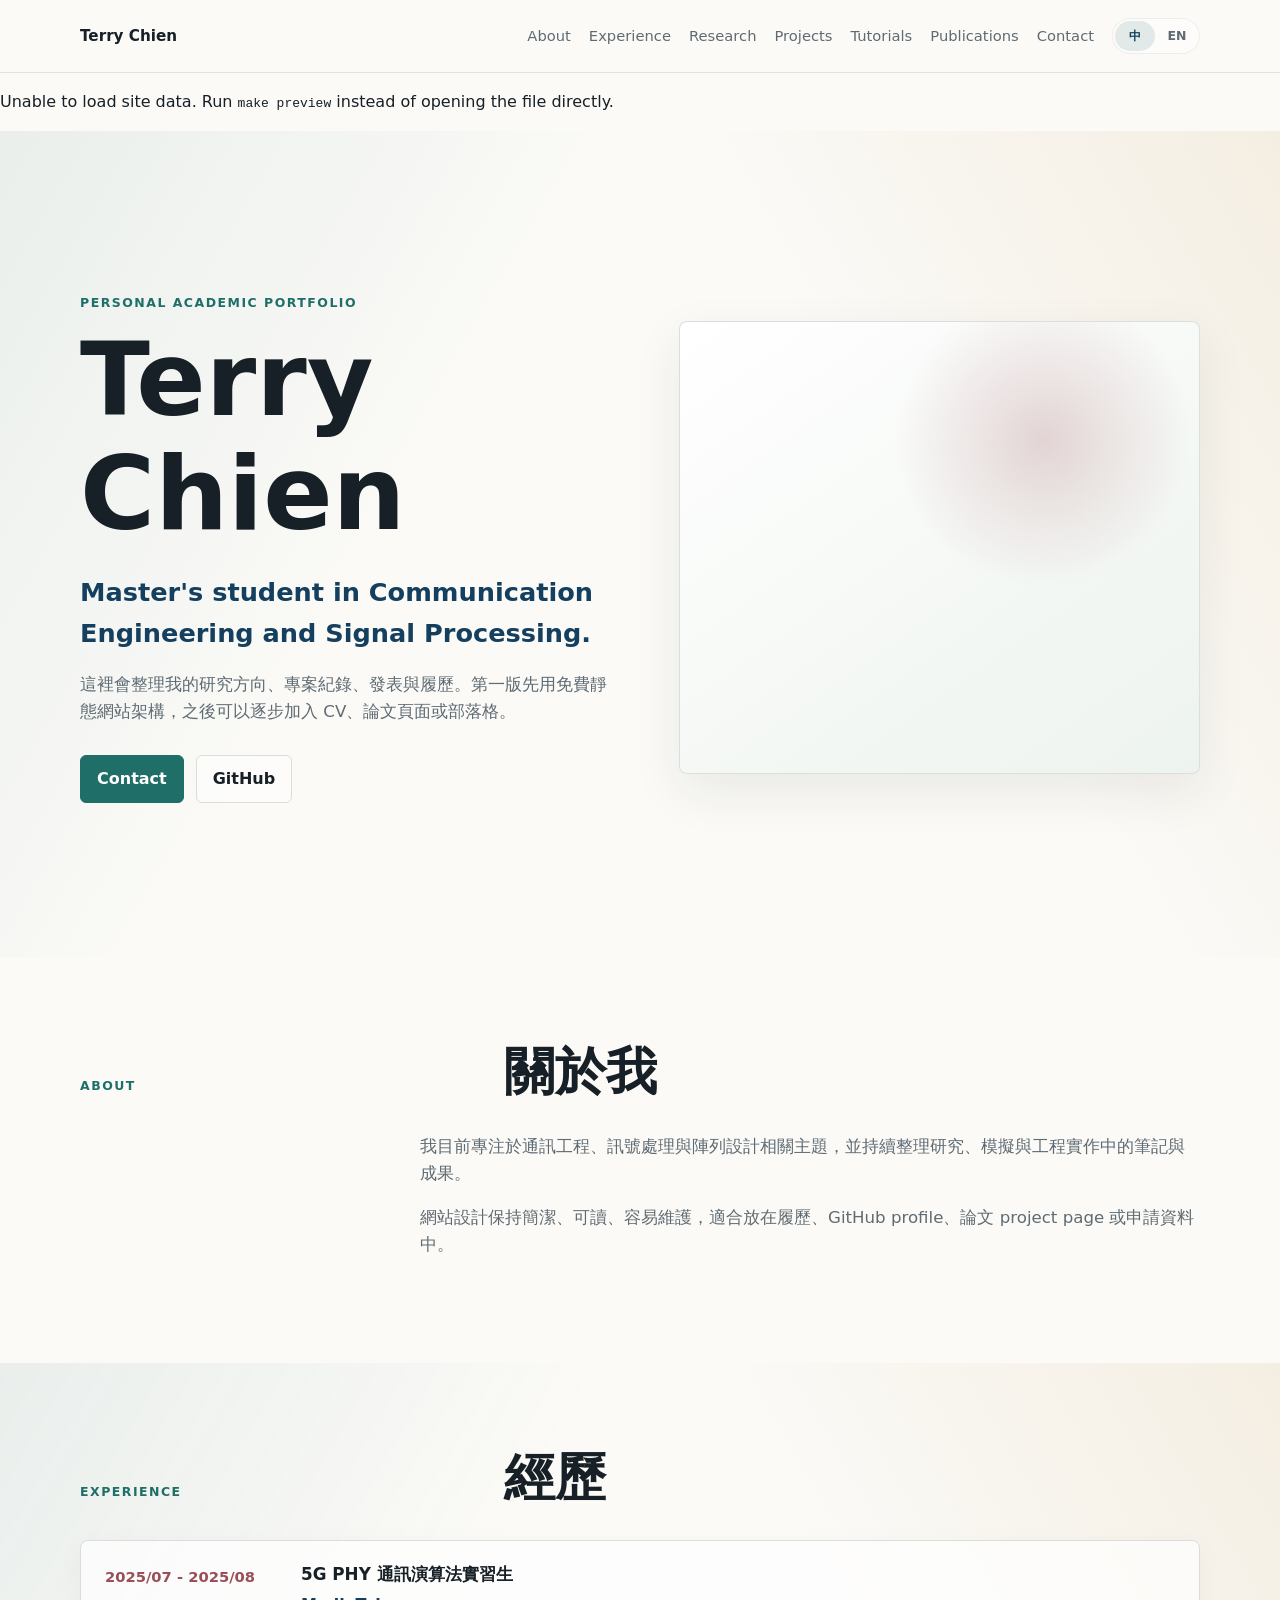
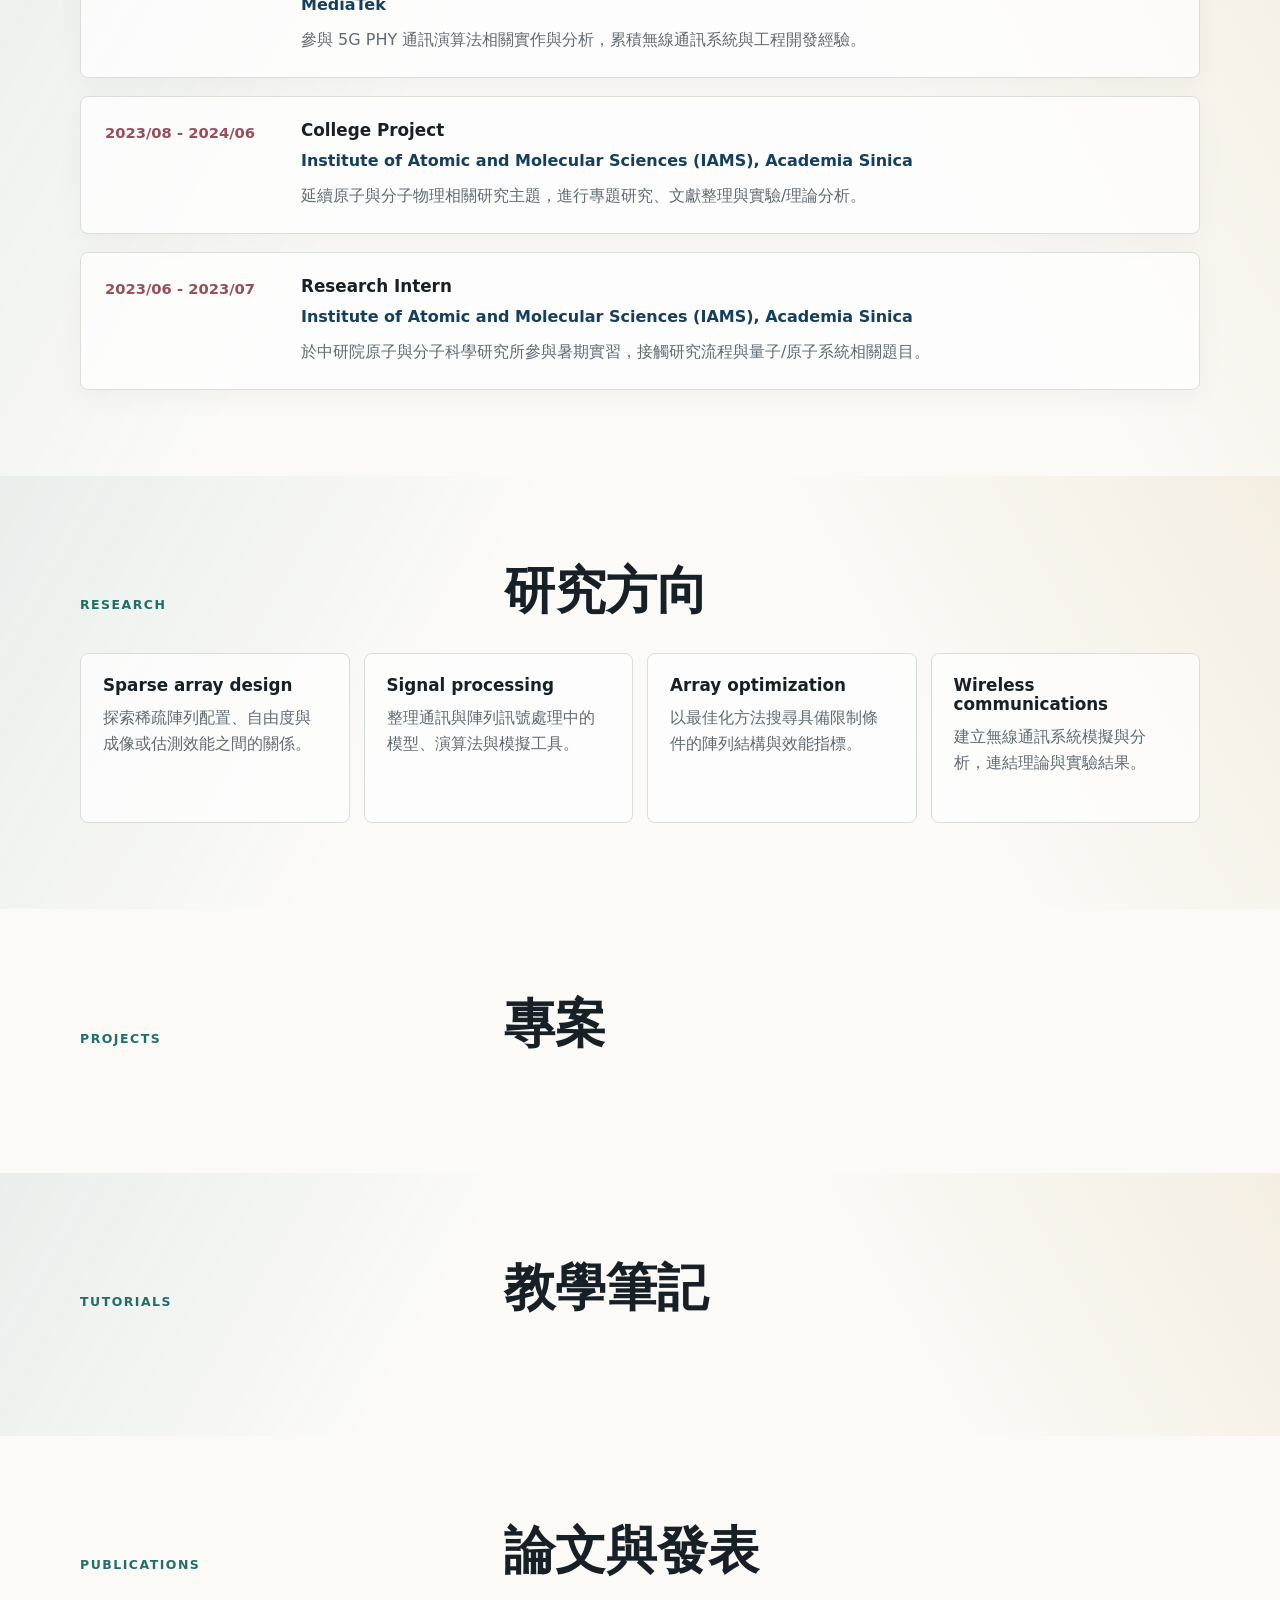
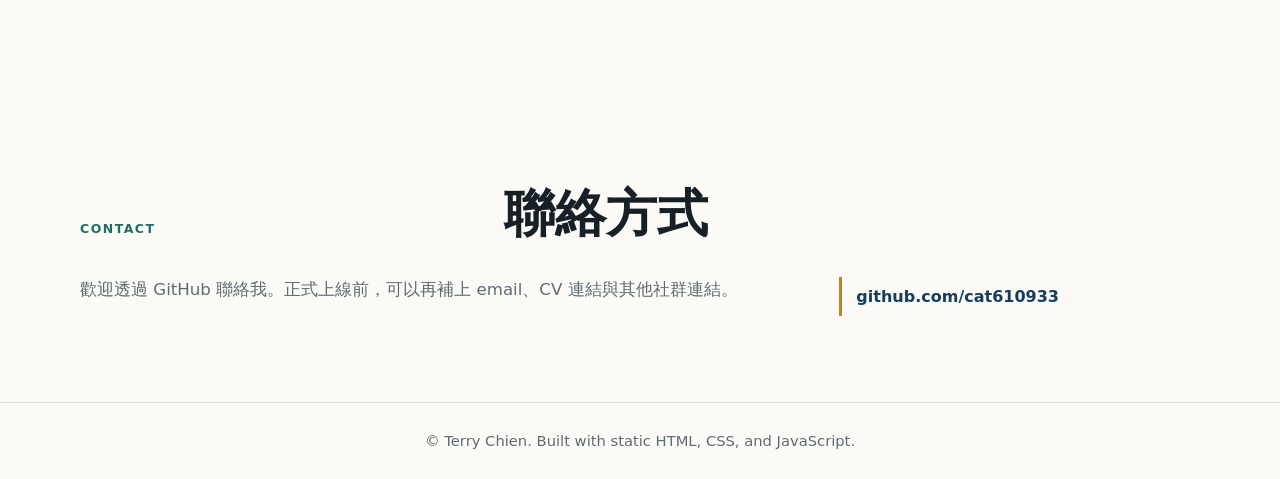
<file: index.html>
<!doctype html>
<html lang="zh-Hant">
  <head>
    <meta charset="utf-8">
    <meta name="viewport" content="width=device-width, initial-scale=1">
    <meta
      name="description"
      content="Terry Chien 的個人網站，整理研究方向、專案、教學筆記、發表與聯絡資訊。"
      data-i18n-attr="content:meta.description"
    >
    <title>Terry Chien | Personal Website</title>
    <link rel="stylesheet" href="styles.css">
  </head>
  <body>
    <header class="site-header">
      <a class="brand" href="#top" aria-label="回到首頁" data-i18n-attr="aria-label:nav.home">Terry Chien</a>
      <div class="header-actions">
        <nav class="site-nav" aria-label="主要導覽" data-i18n-attr="aria-label:nav.label">
          <a href="#about" data-i18n="nav.about">About</a>
          <a href="#experience" data-i18n="nav.experience">Experience</a>
          <a href="#research" data-i18n="nav.research">Research</a>
          <a href="#projects" data-i18n="nav.projects">Projects</a>
          <a href="#tutorials" data-i18n="nav.tutorials">Tutorials</a>
          <a href="#publications" data-i18n="nav.publications">Publications</a>
          <a href="#contact" data-i18n="nav.contact">Contact</a>
        </nav>
        <div class="language-switch" role="group" aria-label="語言切換" data-i18n-attr="aria-label:language.label">
          <button class="language-option is-active" type="button" data-lang="zh">中</button>
          <button class="language-option" type="button" data-lang="en">EN</button>
        </div>
      </div>
    </header>

    <main id="top">
      <section class="hero section-band">
        <div class="hero-copy">
          <p class="eyebrow" data-i18n="hero.eyebrow">Personal academic portfolio</p>
          <h1>Terry Chien</h1>
          <p class="hero-subtitle" data-i18n="hero.subtitle">
            Master's student in Communication Engineering and Signal Processing.
          </p>
          <p class="hero-text" data-i18n="hero.text">
            這裡會整理我的研究方向、專案紀錄、發表與履歷。第一版先用免費靜態網站架構，之後可以逐步加入 CV、論文頁面或部落格。
          </p>
          <div class="hero-actions" aria-label="快速連結" data-i18n-attr="aria-label:hero.actionsLabel">
            <a class="button primary" href="#contact" data-i18n="nav.contact">Contact</a>
            <a class="button secondary" href="https://github.com/cat610933">GitHub</a>
          </div>
        </div>
        <div class="hero-visual" aria-label="Signal processing visualization" data-i18n-attr="aria-label:hero.visualLabel">
          <canvas id="signalCanvas" width="720" height="520"></canvas>
        </div>
      </section>

      <section id="about" class="content-section">
        <div class="section-heading">
          <p class="eyebrow" data-i18n="about.eyebrow">About</p>
          <h2 data-i18n="about.title">關於我</h2>
        </div>
        <div class="text-block">
          <p data-i18n="about.body1">
            我目前專注於通訊工程、訊號處理與陣列設計相關主題，並持續整理研究、模擬與工程實作中的筆記與成果。
          </p>
          <p data-i18n="about.body2">
            網站設計保持簡潔、可讀、容易維護，適合放在履歷、GitHub profile、論文 project page 或申請資料中。
          </p>
        </div>
      </section>

      <section id="experience" class="content-section section-band">
        <div class="section-heading">
          <p class="eyebrow" data-i18n="experience.eyebrow">Experience</p>
          <h2 data-i18n="experience.title">經歷</h2>
        </div>
        <div class="timeline" aria-label="Experience timeline" data-i18n-attr="aria-label:experience.timelineLabel">
          <article class="timeline-item">
            <p class="timeline-date">2025/07 - 2025/08</p>
            <div>
              <h3 data-i18n="experience.mediatek.role">5G PHY 通訊演算法實習生</h3>
              <p class="timeline-place">MediaTek</p>
              <p data-i18n="experience.mediatek.description">
                參與 5G PHY 通訊演算法相關實作與分析，累積無線通訊系統與工程開發經驗。
              </p>
            </div>
          </article>
          <article class="timeline-item">
            <p class="timeline-date">2023/08 - 2024/06</p>
            <div>
              <h3>College Project</h3>
              <p class="timeline-place">Institute of Atomic and Molecular Sciences (IAMS), Academia Sinica</p>
              <p data-i18n="experience.project.description">
                延續原子與分子物理相關研究主題，進行專題研究、文獻整理與實驗/理論分析。
              </p>
            </div>
          </article>
          <article class="timeline-item">
            <p class="timeline-date">2023/06 - 2023/07</p>
            <div>
              <h3>Research Intern</h3>
              <p class="timeline-place">Institute of Atomic and Molecular Sciences (IAMS), Academia Sinica</p>
              <p data-i18n="experience.intern.description">
                於中研院原子與分子科學研究所參與暑期實習，接觸研究流程與量子/原子系統相關題目。
              </p>
            </div>
          </article>
        </div>
      </section>

      <section id="research" class="content-section section-band">
        <div class="section-heading">
          <p class="eyebrow" data-i18n="research.eyebrow">Research</p>
          <h2 data-i18n="research.title">研究方向</h2>
        </div>
        <div class="research-grid">
          <article>
            <h3>Sparse array design</h3>
            <p data-i18n="research.sparse">探索稀疏陣列配置、自由度與成像或估測效能之間的關係。</p>
          </article>
          <article>
            <h3>Signal processing</h3>
            <p data-i18n="research.signal">整理通訊與陣列訊號處理中的模型、演算法與模擬工具。</p>
          </article>
          <article>
            <h3>Array optimization</h3>
            <p data-i18n="research.optimization">以最佳化方法搜尋具備限制條件的陣列結構與效能指標。</p>
          </article>
          <article>
            <h3>Wireless communications</h3>
            <p data-i18n="research.wireless">建立無線通訊系統模擬與分析，連結理論與實驗結果。</p>
          </article>
        </div>
      </section>

      <section id="projects" class="content-section">
        <div class="section-heading">
          <p class="eyebrow" data-i18n="projects.eyebrow">Projects</p>
          <h2 data-i18n="projects.title">專案</h2>
        </div>
        <div id="projectList" class="item-list" aria-live="polite"></div>
      </section>

      <section id="tutorials" class="content-section section-band">
        <div class="section-heading">
          <p class="eyebrow" data-i18n="tutorials.eyebrow">Tutorials</p>
          <h2 data-i18n="tutorials.title">教學筆記</h2>
        </div>
        <div id="tutorialList" class="item-list" aria-live="polite"></div>
      </section>

      <section id="publications" class="content-section">
        <div class="section-heading">
          <p class="eyebrow" data-i18n="publications.eyebrow">Publications</p>
          <h2 data-i18n="publications.title">論文與發表</h2>
        </div>
        <div id="publicationList" class="item-list" aria-live="polite"></div>
      </section>

      <section id="contact" class="content-section contact-section">
        <div class="section-heading">
          <p class="eyebrow" data-i18n="contact.eyebrow">Contact</p>
          <h2 data-i18n="contact.title">聯絡方式</h2>
        </div>
        <div class="contact-layout">
          <p data-i18n="contact.body">
            歡迎透過 GitHub 聯絡我。正式上線前，可以再補上 email、CV 連結與其他社群連結。
          </p>
          <div class="contact-links">
            <a href="https://github.com/cat610933">github.com/cat610933</a>
          </div>
        </div>
      </section>
    </main>

    <footer class="site-footer">
      <p>&copy; <span id="year"></span> <span data-i18n="footer.text">Terry Chien. Built with static HTML, CSS, and JavaScript.</span></p>
    </footer>

    <script src="scripts/site-data.js"></script>
    <script src="scripts/main.js"></script>
  </body>
</html>
</file>
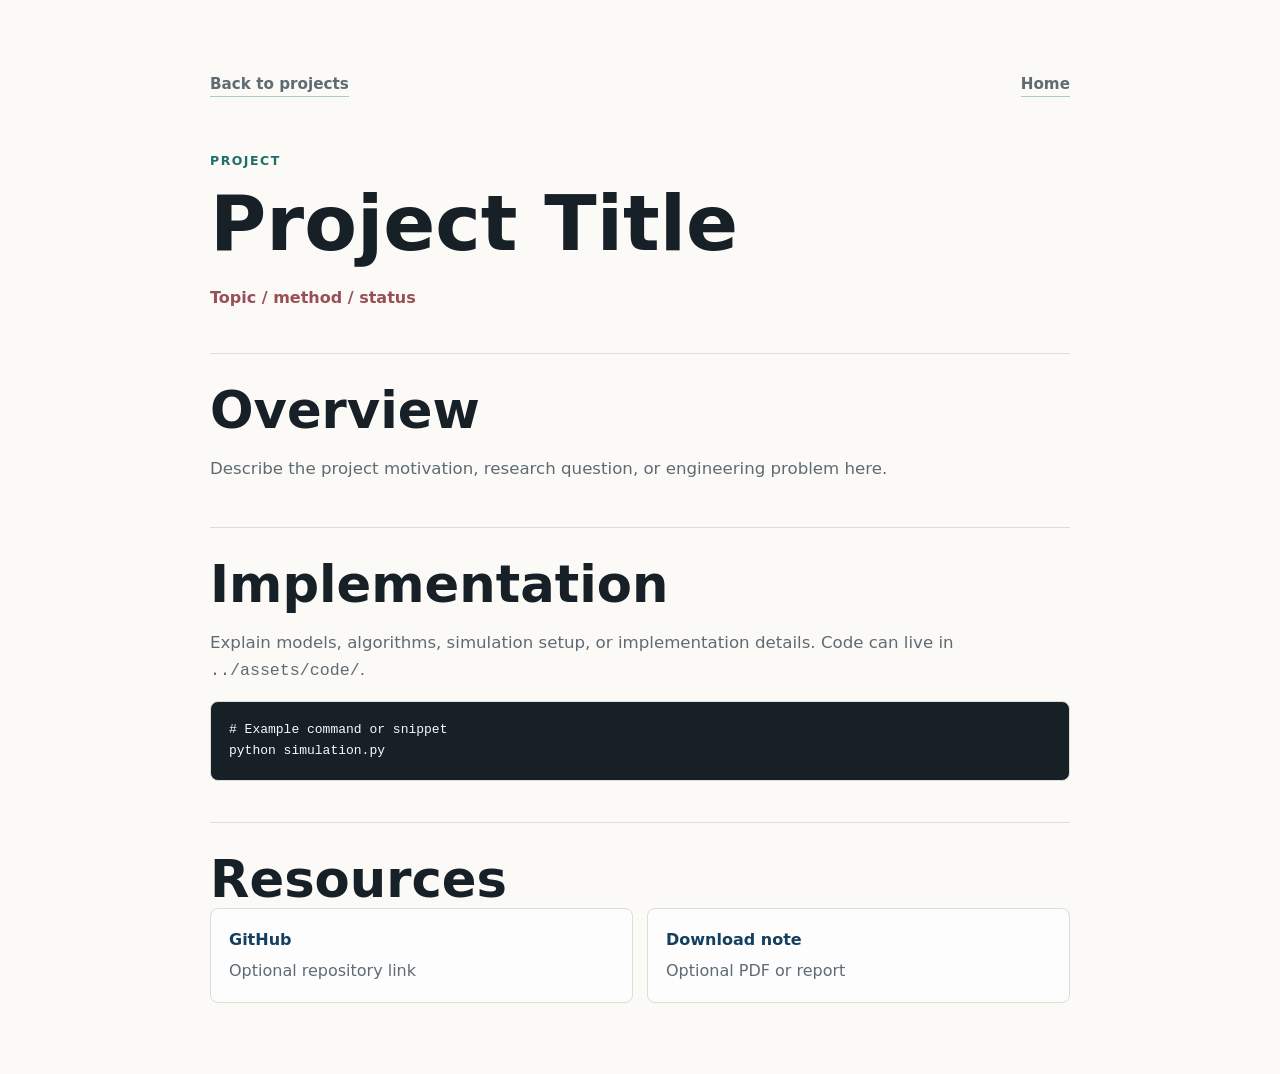
<file: projects/_template.html>
<!doctype html>
<html lang="zh-Hant">
  <head>
    <meta charset="utf-8">
    <meta name="viewport" content="width=device-width, initial-scale=1">
    <title>Project Title | Terry Chien</title>
    <link rel="stylesheet" href="../styles.css">
  </head>
  <body>
    <main class="article-shell">
      <nav class="article-nav" aria-label="Project navigation">
        <a href="../index.html#projects">Back to projects</a>
        <a href="../index.html">Home</a>
      </nav>

      <header class="article-header">
        <p class="eyebrow">Project</p>
        <h1>Project Title</h1>
        <p class="article-meta">Topic / method / status</p>
      </header>

      <article class="article-content">
        <section>
          <h2>Overview</h2>
          <p>
            Describe the project motivation, research question, or engineering
            problem here.
          </p>
        </section>

        <section>
          <h2>Implementation</h2>
          <p>
            Explain models, algorithms, simulation setup, or implementation
            details. Code can live in <code>../assets/code/</code>.
          </p>
          <pre><code># Example command or snippet
python simulation.py</code></pre>
        </section>

        <section>
          <h2>Resources</h2>
          <div class="resource-grid">
            <a class="resource-card" href="https://github.com/cat610933" target="_blank" rel="noreferrer">
              <strong>GitHub</strong>
              <span>Optional repository link</span>
            </a>
            <a class="resource-card" href="../assets/pdfs/example.pdf" download>
              <strong>Download note</strong>
              <span>Optional PDF or report</span>
            </a>
          </div>
        </section>
      </article>
    </main>
  </body>
</html>
</file>
<file: styles.css>
:root {
  color-scheme: light;
  --bg: #fbfaf7;
  --surface: #ffffff;
  --ink: #172026;
  --muted: #5f6b73;
  --line: #d9ded9;
  --accent: #1f6f68;
  --accent-strong: #143f5f;
  --gold: #b9852b;
  --rose: #9a4f58;
  --shadow: 0 18px 50px rgba(23, 32, 38, 0.08);
  --max-width: 1120px;
}

* {
  box-sizing: border-box;
}

html {
  scroll-behavior: smooth;
}

body {
  margin: 0;
  background: var(--bg);
  color: var(--ink);
  font-family:
    Inter, ui-sans-serif, system-ui, -apple-system, BlinkMacSystemFont, "Segoe UI",
    "Noto Sans TC", sans-serif;
  line-height: 1.6;
}

a {
  color: inherit;
  text-decoration: none;
}

.site-header {
  position: sticky;
  top: 0;
  z-index: 10;
  display: flex;
  align-items: center;
  justify-content: space-between;
  gap: 24px;
  padding: 18px max(24px, calc((100vw - var(--max-width)) / 2));
  border-bottom: 1px solid rgba(217, 222, 217, 0.8);
  background: rgba(251, 250, 247, 0.92);
  backdrop-filter: blur(16px);
}

.brand {
  display: inline-flex;
  align-items: center;
  gap: 9px;
  font-size: 0.95rem;
  font-weight: 750;
  white-space: nowrap;
}

.brand-icon {
  width: 28px;
  aspect-ratio: 1;
  flex: 0 0 auto;
  border: 1px solid rgba(217, 222, 217, 0.75);
  border-radius: 50%;
  background: rgba(255, 255, 255, 0.72);
  object-fit: cover;
}

.header-actions {
  display: flex;
  align-items: center;
  gap: 18px;
  min-width: 0;
}

.site-nav {
  display: flex;
  align-items: center;
  gap: 18px;
  color: var(--muted);
  font-size: 0.92rem;
}

.site-nav a {
  border-bottom: 1px solid transparent;
}

.site-nav a:hover,
.site-nav a:focus-visible {
  color: var(--ink);
  border-color: var(--accent);
}

.language-switch {
  display: inline-grid;
  grid-template-columns: 1fr 1fr;
  flex: 0 0 auto;
  overflow: hidden;
  gap: 2px;
  border: 1px solid rgba(217, 222, 217, 0.45);
  border-radius: 999px;
  padding: 2px;
  background: rgba(255, 255, 255, 0.42);
}

.language-option {
  min-width: 40px;
  min-height: 30px;
  border: 0;
  border-radius: 999px;
  background: transparent;
  color: var(--muted);
  cursor: pointer;
  font: inherit;
  font-size: 0.78rem;
  font-weight: 800;
  transition:
    background 160ms ease,
    color 160ms ease;
}

.language-option.is-active {
  background: rgba(31, 111, 104, 0.12);
  color: var(--accent-strong);
}

.language-option:focus-visible {
  outline: 2px solid rgba(185, 133, 43, 0.45);
  outline-offset: -2px;
}

.section-band {
  background:
    linear-gradient(120deg, rgba(31, 111, 104, 0.08), transparent 36%),
    linear-gradient(240deg, rgba(185, 133, 43, 0.1), transparent 34%);
}

.hero {
  display: grid;
  grid-template-columns: minmax(0, 1.02fr) minmax(320px, 0.98fr);
  align-items: center;
  min-height: calc(100vh - 74px);
  gap: 56px;
  padding: 72px max(24px, calc((100vw - var(--max-width)) / 2)) 64px;
}

.hero-copy,
.section-heading,
.text-block,
.contact-layout {
  min-width: 0;
}

.eyebrow {
  margin: 0 0 10px;
  color: var(--accent);
  font-size: 0.78rem;
  font-weight: 800;
  letter-spacing: 0.12em;
  text-transform: uppercase;
}

h1,
h2,
h3,
p {
  overflow-wrap: break-word;
}

h1,
h2,
h3 {
  margin: 0;
  line-height: 1.12;
}

h1 {
  max-width: 760px;
  font-size: clamp(3rem, 8vw, 6.6rem);
}

h2 {
  font-size: clamp(2rem, 4vw, 3.35rem);
}

h3 {
  font-size: 1.05rem;
}

.hero-subtitle {
  margin: 20px 0 0;
  max-width: 660px;
  color: var(--accent-strong);
  font-size: clamp(1.25rem, 2vw, 1.65rem);
  font-weight: 650;
}

.hero-text,
.text-block p,
.contact-layout p {
  color: var(--muted);
  font-size: 1.04rem;
}

.hero-text {
  max-width: 660px;
  margin: 18px 0 0;
}

.hero-actions {
  display: flex;
  flex-wrap: wrap;
  gap: 12px;
  margin-top: 30px;
}

.button {
  display: inline-flex;
  min-height: 44px;
  align-items: center;
  justify-content: center;
  border: 1px solid var(--line);
  border-radius: 6px;
  padding: 10px 16px;
  font-weight: 750;
  transition:
    transform 160ms ease,
    border-color 160ms ease,
    background 160ms ease;
}

.button:hover,
.button:focus-visible {
  transform: translateY(-1px);
  border-color: var(--accent);
}

.button.primary {
  border-color: var(--accent);
  background: var(--accent);
  color: #ffffff;
}

.button.secondary {
  background: rgba(255, 255, 255, 0.58);
}

.button[aria-disabled="true"] {
  color: var(--muted);
  cursor: not-allowed;
}

.hero-visual {
  position: relative;
  overflow: hidden;
  aspect-ratio: 1.15;
  min-height: 330px;
  border: 1px solid rgba(217, 222, 217, 0.92);
  border-radius: 8px;
  background:
    radial-gradient(circle at 70% 26%, rgba(154, 79, 88, 0.22), transparent 30%),
    linear-gradient(145deg, #ffffff, #edf3ee);
  box-shadow: var(--shadow);
}

.profile-media {
  position: absolute;
  top: 24px;
  right: 24px;
  z-index: 2;
  display: grid;
  justify-items: end;
}

.profile-photo {
  width: min(38vw, 190px);
  aspect-ratio: 1;
  border: 4px solid rgba(255, 255, 255, 0.9);
  border-radius: 50%;
  background:
    linear-gradient(145deg, rgba(31, 111, 104, 0.16), rgba(185, 133, 43, 0.16)),
    #f8fbf7;
  box-shadow: 0 18px 38px rgba(23, 32, 38, 0.14);
  object-fit: cover;
}

.image-fallback {
  display: inline-grid;
  place-items: center;
  color: var(--accent-strong);
  font-weight: 850;
}

.image-fallback.brand-icon {
  font-size: 0.68rem;
}

#signalCanvas {
  display: block;
  width: 100%;
  height: 100%;
}

.content-section {
  padding: 86px max(24px, calc((100vw - var(--max-width)) / 2));
}

.content-section:not(.section-band) {
  background: var(--bg);
}

.section-heading {
  display: grid;
  grid-template-columns: minmax(190px, 0.36fr) minmax(0, 0.64fr);
  gap: 32px;
  align-items: end;
  margin-bottom: 34px;
}

.section-heading .eyebrow {
  margin-bottom: 4px;
}

.text-block {
  max-width: 780px;
  margin-left: auto;
}

.text-block p {
  margin: 0 0 18px;
}

.timeline {
  display: grid;
  gap: 18px;
}

.timeline-item {
  display: grid;
  grid-template-columns: 170px minmax(0, 1fr);
  gap: 26px;
  padding: 24px;
  border: 1px solid var(--line);
  border-radius: 8px;
  background: rgba(255, 255, 255, 0.72);
  box-shadow: 0 8px 28px rgba(23, 32, 38, 0.04);
}

.timeline-date {
  margin: 0;
  color: var(--rose);
  font-size: 0.92rem;
  font-weight: 800;
}

.timeline-place {
  margin: 8px 0 0;
  color: var(--accent-strong);
  font-weight: 760;
}

.timeline-item p:last-child {
  margin: 10px 0 0;
  color: var(--muted);
}

.research-grid {
  display: grid;
  grid-template-columns: repeat(4, minmax(0, 1fr));
  gap: 14px;
}

.research-grid article,
.item-card {
  border: 1px solid var(--line);
  border-radius: 8px;
  background: rgba(255, 255, 255, 0.72);
}

.research-grid article {
  min-height: 170px;
  padding: 22px;
}

.research-grid p,
.item-card p {
  margin: 10px 0 0;
  color: var(--muted);
}

.item-list {
  display: grid;
  grid-template-columns: repeat(2, minmax(0, 1fr));
  gap: 16px;
}

.item-card {
  display: flex;
  min-height: 210px;
  flex-direction: column;
  justify-content: space-between;
  padding: 24px;
  box-shadow: 0 8px 28px rgba(23, 32, 38, 0.05);
}

.item-card-link {
  color: inherit;
  cursor: pointer;
  transition:
    border-color 160ms ease,
    box-shadow 160ms ease,
    transform 160ms ease;
}

.item-card-link:hover,
.item-card-link:focus-visible {
  border-color: rgba(31, 111, 104, 0.45);
  box-shadow: 0 12px 32px rgba(23, 32, 38, 0.09);
  transform: translateY(-2px);
}

.item-meta {
  color: var(--rose);
  font-size: 0.88rem;
  font-weight: 760;
}

.item-links {
  display: flex;
  flex-wrap: wrap;
  gap: 10px;
  margin-top: 20px;
}

.item-links a {
  border-bottom: 1px solid var(--accent);
  color: var(--accent-strong);
  font-weight: 760;
}

.item-cue {
  align-self: flex-start;
  margin-top: 20px;
  border-bottom: 1px solid rgba(31, 111, 104, 0.45);
  color: var(--accent-strong);
  font-weight: 800;
}

.article-shell {
  padding: 72px max(24px, calc((100vw - 860px) / 2));
}

.article-nav {
  display: flex;
  justify-content: space-between;
  gap: 16px;
  margin-bottom: 54px;
  color: var(--muted);
  font-size: 0.95rem;
  font-weight: 750;
}

.article-nav a {
  border-bottom: 1px solid rgba(31, 111, 104, 0.35);
}

.article-header {
  margin-bottom: 42px;
}

.article-header h1 {
  font-size: clamp(2.35rem, 6vw, 4.8rem);
}

.article-meta {
  margin: 18px 0 0;
  color: var(--rose);
  font-weight: 800;
}

.article-content {
  display: grid;
  gap: 28px;
}

.article-content section {
  border-top: 1px solid var(--line);
  padding-top: 28px;
}

.article-content p,
.article-content li {
  color: var(--muted);
  font-size: 1.04rem;
}

.article-content pre {
  overflow-x: auto;
  border: 1px solid var(--line);
  border-radius: 8px;
  padding: 18px;
  background: #172026;
  color: #f7faf8;
}

.pdf-frame {
  width: 100%;
  min-height: min(760px, 82vh);
  border: 1px solid var(--line);
  border-radius: 8px;
  background: var(--surface);
}

.resource-grid {
  display: grid;
  grid-template-columns: repeat(2, minmax(0, 1fr));
  gap: 14px;
}

.resource-card {
  display: block;
  border: 1px solid var(--line);
  border-radius: 8px;
  padding: 18px;
  background: rgba(255, 255, 255, 0.72);
  transition:
    border-color 160ms ease,
    box-shadow 160ms ease,
    transform 160ms ease;
}

.resource-card:hover,
.resource-card:focus-visible {
  border-color: rgba(31, 111, 104, 0.45);
  box-shadow: 0 10px 28px rgba(23, 32, 38, 0.08);
  transform: translateY(-1px);
}

.resource-card strong {
  display: block;
  color: var(--accent-strong);
}

.resource-card span {
  display: block;
  margin-top: 6px;
  color: var(--muted);
}

.callout {
  border-left: 3px solid var(--accent);
  padding: 14px 0 14px 18px;
  background: rgba(31, 111, 104, 0.06);
}

.math-block {
  overflow-x: auto;
  border-left: 3px solid var(--gold);
  padding: 12px 0 12px 18px;
  color: var(--accent-strong);
  font-family: ui-monospace, SFMono-Regular, Menlo, Monaco, Consolas, monospace;
}

.contact-layout {
  display: grid;
  grid-template-columns: minmax(0, 1fr) minmax(260px, 0.5fr);
  gap: 38px;
  align-items: start;
}

.contact-layout p {
  margin: 0;
}

.contact-links {
  display: grid;
  gap: 12px;
}

.contact-links a {
  border-left: 3px solid var(--gold);
  padding: 7px 0 7px 14px;
  color: var(--accent-strong);
  font-weight: 750;
}

.site-footer {
  padding: 26px 24px;
  border-top: 1px solid var(--line);
  color: var(--muted);
  text-align: center;
}

.site-footer p {
  margin: 0;
  font-size: 0.92rem;
}

@media (max-width: 860px) {
  .site-header {
    position: static;
    align-items: flex-start;
    flex-direction: column;
    gap: 12px;
  }

  .header-actions {
    width: 100%;
    align-items: flex-start;
    flex-direction: column;
    gap: 12px;
  }

  .site-nav {
    width: 100%;
    overflow-x: auto;
    padding-bottom: 4px;
  }

  .hero {
    grid-template-columns: 1fr;
    min-height: auto;
    padding-top: 50px;
  }

  .hero-visual {
    min-height: 280px;
  }

  .profile-photo {
    width: 150px;
  }

  .section-heading,
  .timeline-item,
  .contact-layout {
    grid-template-columns: 1fr;
    gap: 18px;
  }

  .text-block {
    margin-left: 0;
  }

  .research-grid,
  .item-list {
    grid-template-columns: repeat(2, minmax(0, 1fr));
  }
}

@media (max-width: 560px) {
  .site-header,
  .hero,
  .content-section {
    padding-left: 18px;
    padding-right: 18px;
  }

  .brand {
    white-space: normal;
  }

  .hero {
    gap: 34px;
    padding-bottom: 42px;
  }

  .profile-media {
    top: 18px;
    right: 18px;
  }

  .profile-photo {
    width: 128px;
  }

  .hero-actions,
  .button {
    width: 100%;
  }

  .research-grid,
  .item-list,
  .resource-grid {
    grid-template-columns: 1fr;
  }

  .content-section {
    padding-top: 64px;
    padding-bottom: 64px;
  }
}
</file>
